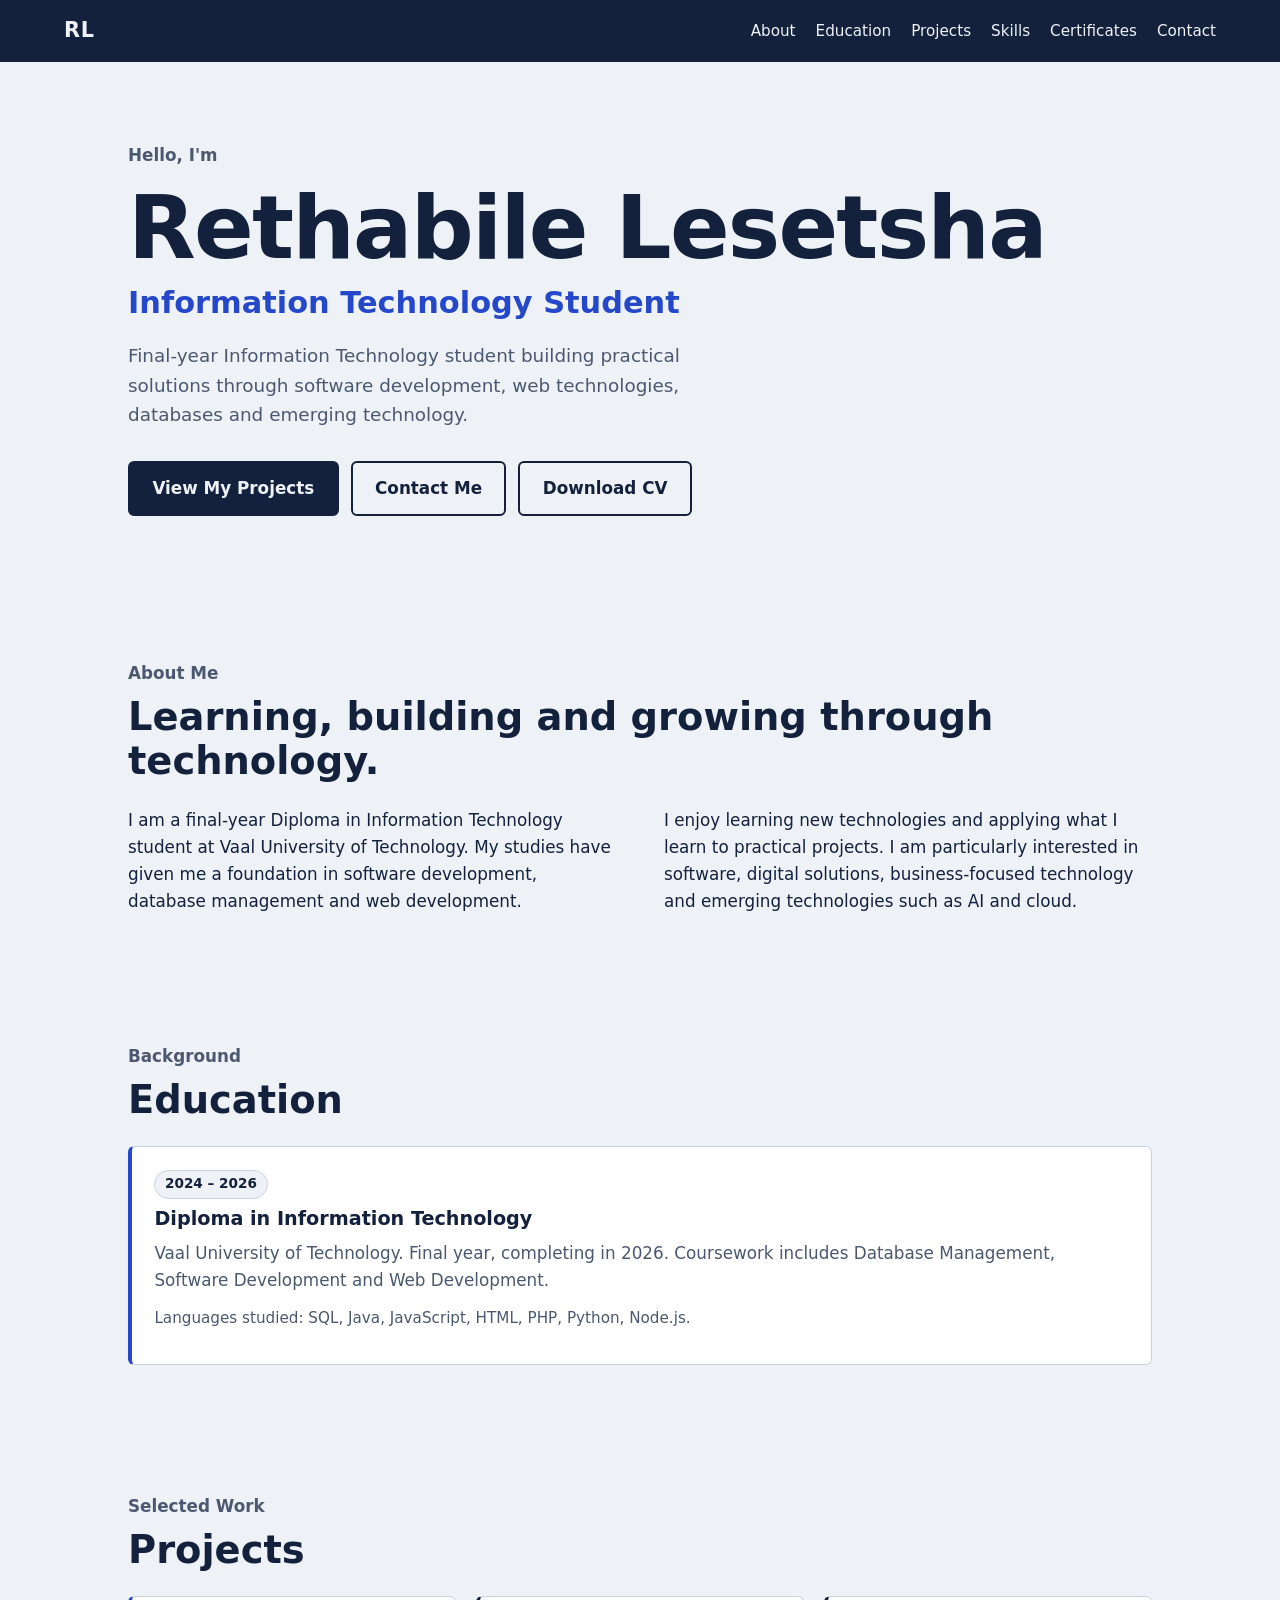
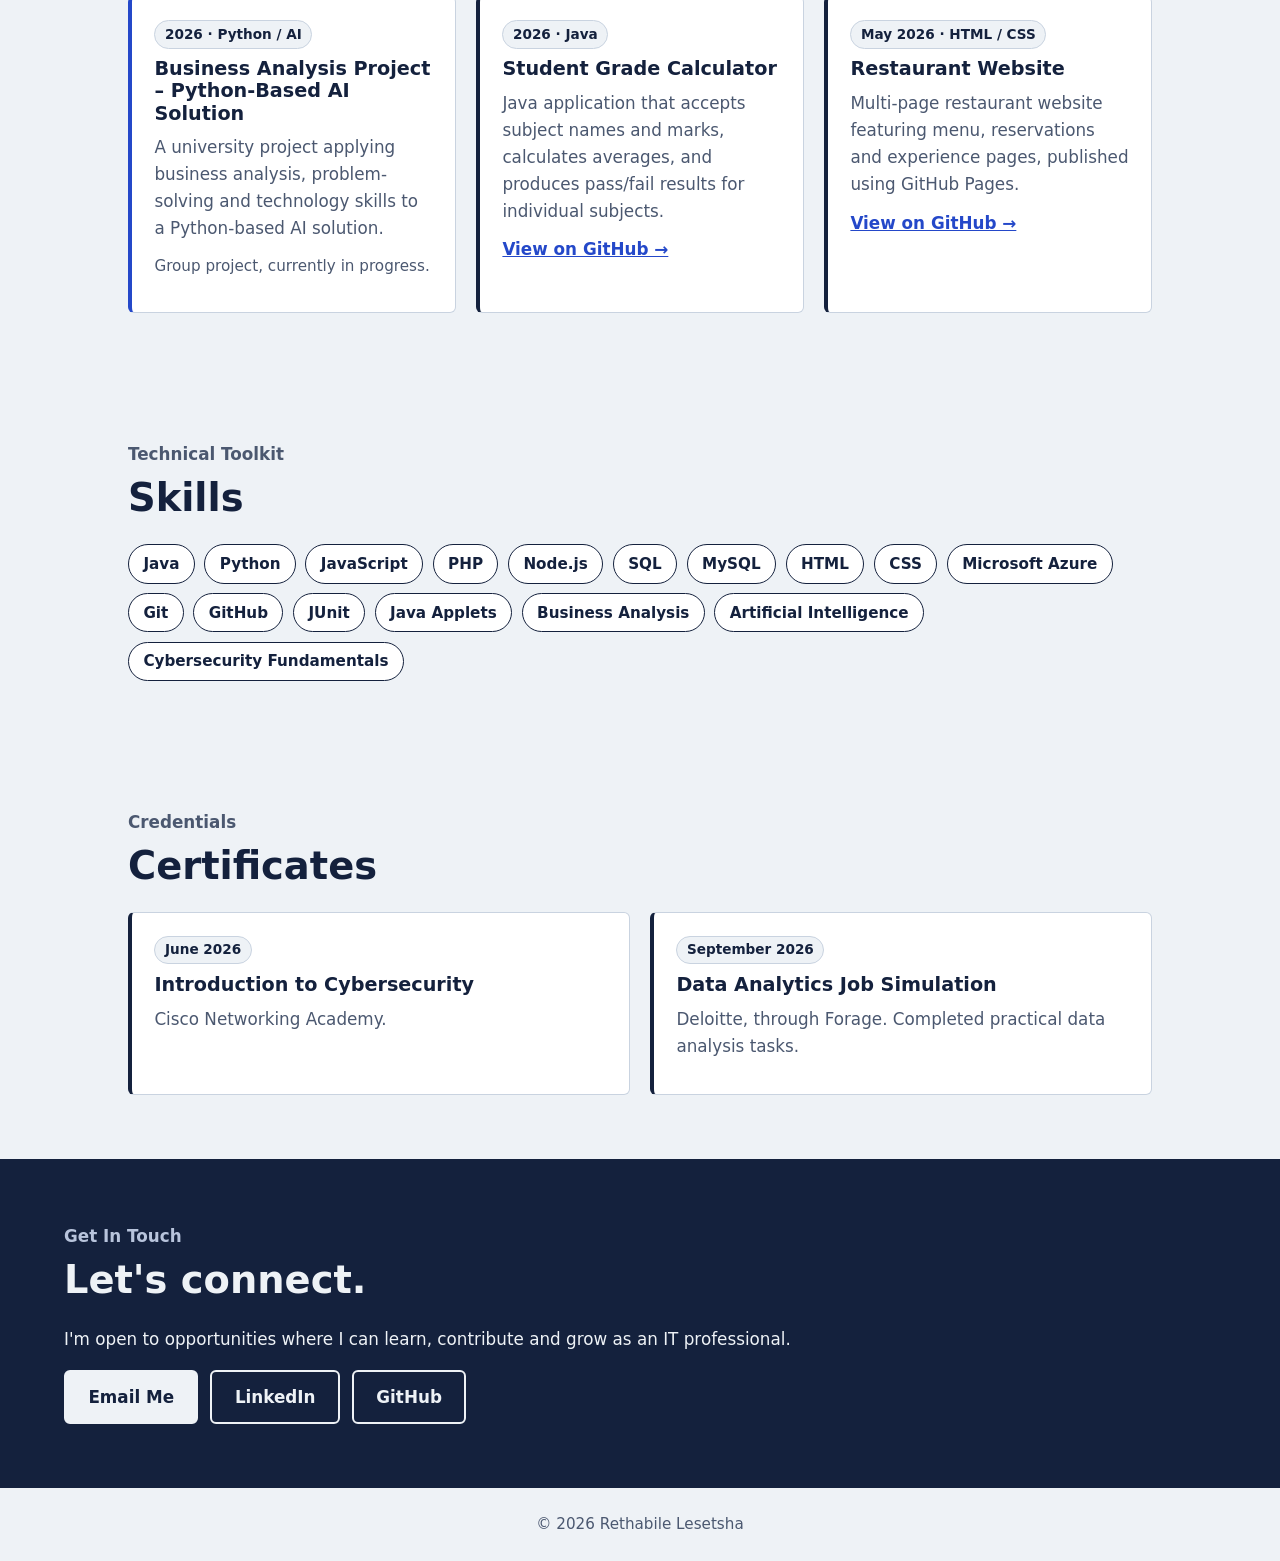
<file: index.html>
<!DOCTYPE html>
<html lang="en">
<head>
  <meta charset="UTF-8">
  <meta name="viewport" content="width=device-width, initial-scale=1.0">
  <meta name="description" content="Rethabile Lesetsha - Information Technology Student portfolio">
  <title>Rethabile Lesetsha | Information Technology Student</title>
  <link rel="stylesheet" href="style.css">
</head>
<body>
  <header class="nav">
    <a class="logo" href="#home">RL</a>
    <nav>
      <a href="#about">About</a>
      <a href="#education">Education</a>
      <a href="#projects">Projects</a>
      <a href="#skills">Skills</a>
      <a href="#certifications">Certificates</a>
      <a href="#contact">Contact</a>
    </nav>
  </header>

  <main>
    <section id="home" class="hero">
      <p class="eyebrow">Hello, I'm</p>
      <h1>Rethabile Lesetsha</h1>
      <h2>Information Technology Student</h2>
      <p class="intro">
        Final-year Information Technology student building practical solutions
        through software development, web technologies, databases and emerging technology.
      </p>
      <div class="buttons">
        <a class="button primary" href="#projects">View My Projects</a>
        <a class="button secondary" href="mailto:rethabile.lesetsha@gmail.com">Contact Me</a>
        <a class="button secondary" href="Rethabile_Lesetsha_CV.pdf" download>Download CV</a>
      </div>
    </section>

    <section id="about" class="section">
      <p class="eyebrow">About Me</p>
      <h2>Learning, building and growing through technology.</h2>
      <div class="about-grid">
        <p>
          I am a final-year Diploma in Information Technology student at
          Vaal University of Technology. My studies have given me a foundation
          in software development, database management and web development.
        </p>
        <p>
          I enjoy learning new technologies and applying what I learn to practical
          projects. I am particularly interested in software, digital solutions,
          business-focused technology and emerging technologies such as AI and cloud.
        </p>
      </div>
    </section>

    <section id="education" class="section">
      <p class="eyebrow">Background</p>
      <h2>Education</h2>
      <div class="projects">
        <article class="card featured">
          <span class="tag">2024 – 2026</span>
          <h3>Diploma in Information Technology</h3>
          <p>
            Vaal University of Technology. Final year, completing in 2026.
            Coursework includes Database Management, Software Development and Web Development.
          </p>
          <p class="muted">Languages studied: SQL, Java, JavaScript, HTML, PHP, Python, Node.js.</p>
        </article>
      </div>
    </section>

    <section id="projects" class="section">
      <p class="eyebrow">Selected Work</p>
      <h2>Projects</h2>
      <div class="projects">
        <article class="card featured">
          <span class="tag">2026 · Python / AI</span>
          <h3>Business Analysis Project – Python-Based AI Solution</h3>
          <p>
            A university project applying business analysis, problem-solving and
            technology skills to a Python-based AI solution.
          </p>
          <p class="muted">Group project, currently in progress.</p>
        </article>

        <article class="card">
          <span class="tag">2026 · Java</span>
          <h3>Student Grade Calculator</h3>
          <p>
            Java application that accepts subject names and marks, calculates averages,
            and produces pass/fail results for individual subjects.
          </p>
          <a href="https://github.com/Rethabilehh/grade-calculator" target="_blank" rel="noopener">View on GitHub →</a>
        </article>

        <article class="card">
          <span class="tag">May 2026 · HTML / CSS</span>
          <h3>Restaurant Website</h3>
          <p>
            Multi-page restaurant website featuring menu, reservations and experience
            pages, published using GitHub Pages.
          </p>
          <a href="https://github.com/Rethabilehh/Restaurant-Website-" target="_blank" rel="noopener">View on GitHub →</a>
        </article>
      </div>
    </section>

    <section id="skills" class="section">
      <p class="eyebrow">Technical Toolkit</p>
      <h2>Skills</h2>
      <div class="skills">
        <span>Java</span><span>Python</span><span>JavaScript</span><span>PHP</span>
        <span>Node.js</span><span>SQL</span><span>MySQL</span><span>HTML</span>
        <span>CSS</span><span>Microsoft Azure</span><span>Git</span><span>GitHub</span><span>JUnit</span><span>Java Applets</span>
        <span>Business Analysis</span><span>Artificial Intelligence</span>
        <span>Cybersecurity Fundamentals</span>
      </div>
    </section>

    <section id="certifications" class="section">
      <p class="eyebrow">Credentials</p>
      <h2>Certificates</h2>
      <div class="projects">
        <article class="card">
          <span class="tag">June 2026</span>
          <h3>Introduction to Cybersecurity</h3>
          <p>Cisco Networking Academy.</p>
        </article>

        <article class="card">
          <span class="tag">September 2026</span>
          <h3>Data Analytics Job Simulation</h3>
          <p>Deloitte, through Forage. Completed practical data analysis tasks.</p>
        </article>
      </div>
    </section>

    <section id="contact" class="section contact">
      <p class="eyebrow">Get In Touch</p>
      <h2>Let's connect.</h2>
      <p>I'm open to opportunities where I can learn, contribute and grow as an IT professional.</p>
      <div class="buttons">
        <a class="button primary" href="mailto:rethabile.lesetsha@gmail.com">Email Me</a>
        <a class="button secondary" href="https://www.linkedin.com/in/rethabile-lesetsha-09347b275" target="_blank" rel="noopener">LinkedIn</a>
        <a class="button secondary" href="https://github.com/Rethabilehh" target="_blank" rel="noopener">GitHub</a>
      </div>
    </section>
  </main>

  <footer>
    <p>© 2026 Rethabile Lesetsha</p>
  </footer>
</body>
</html>
</file>
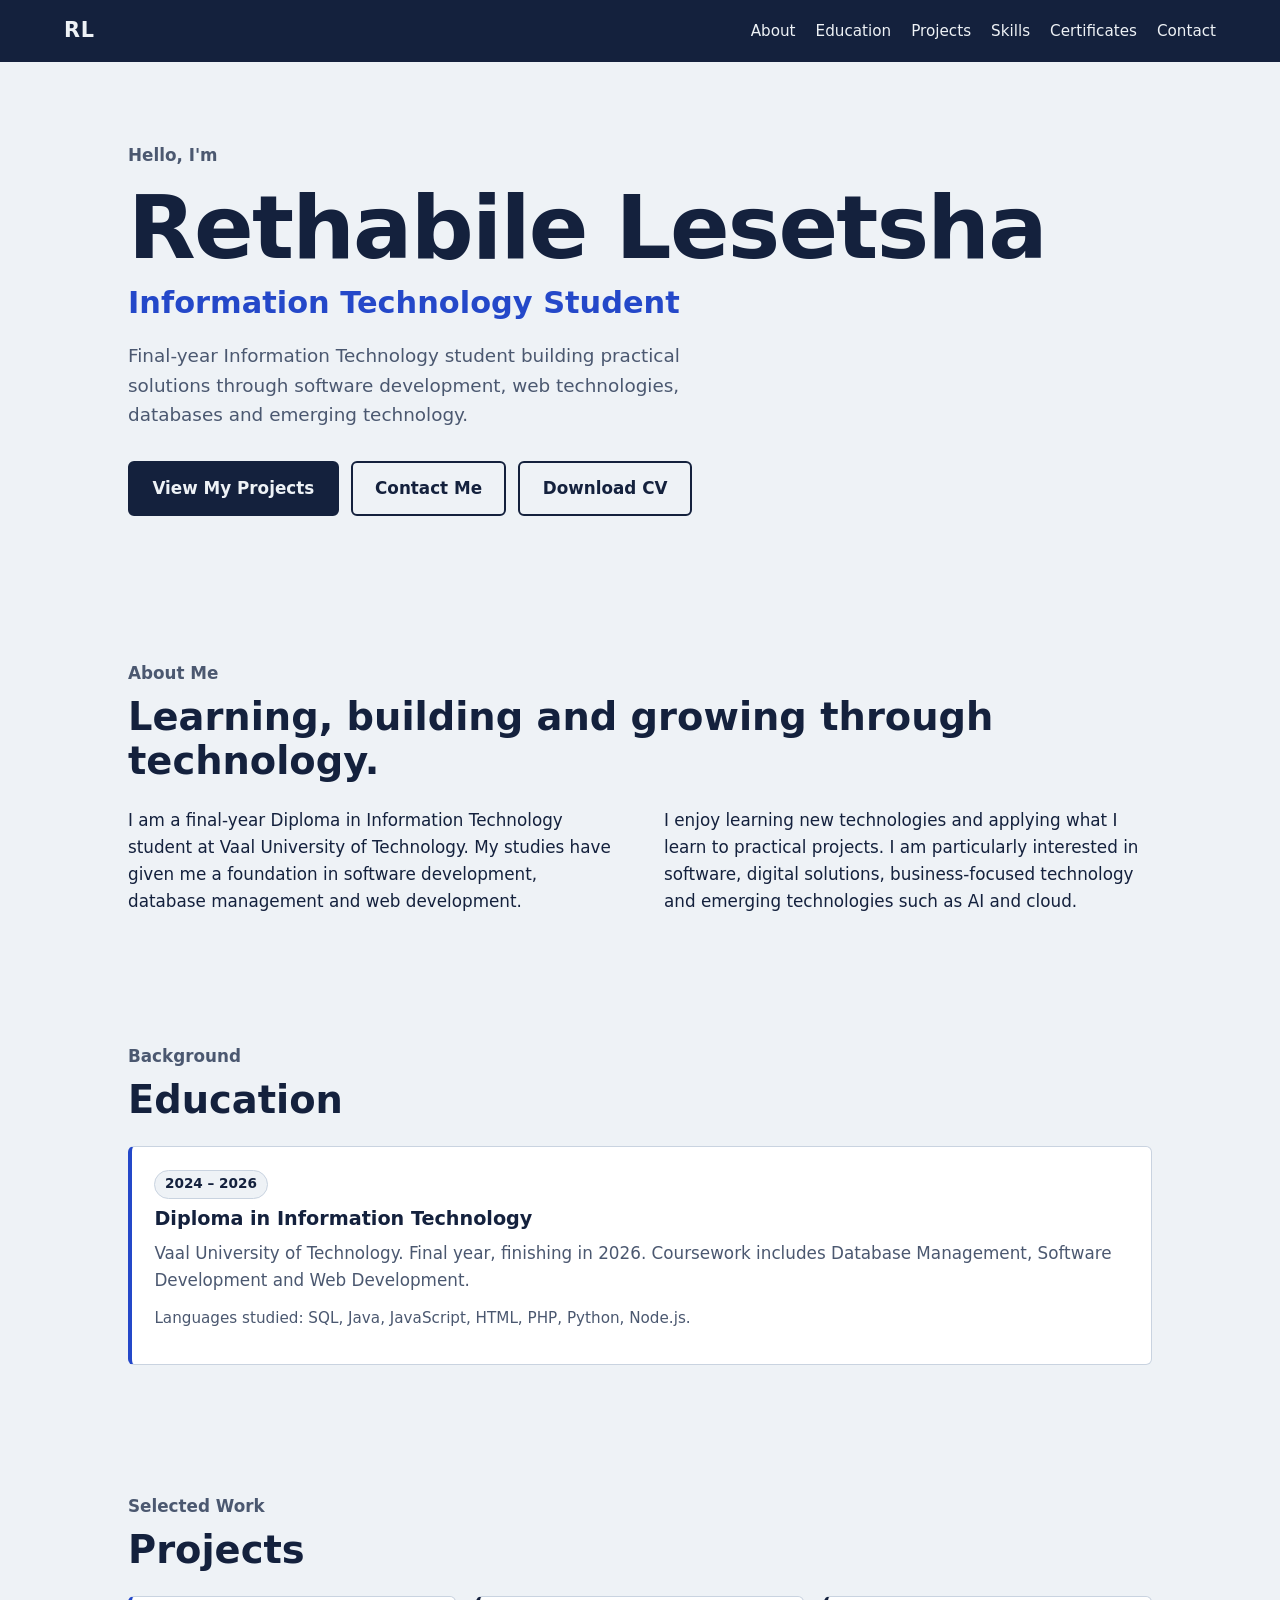
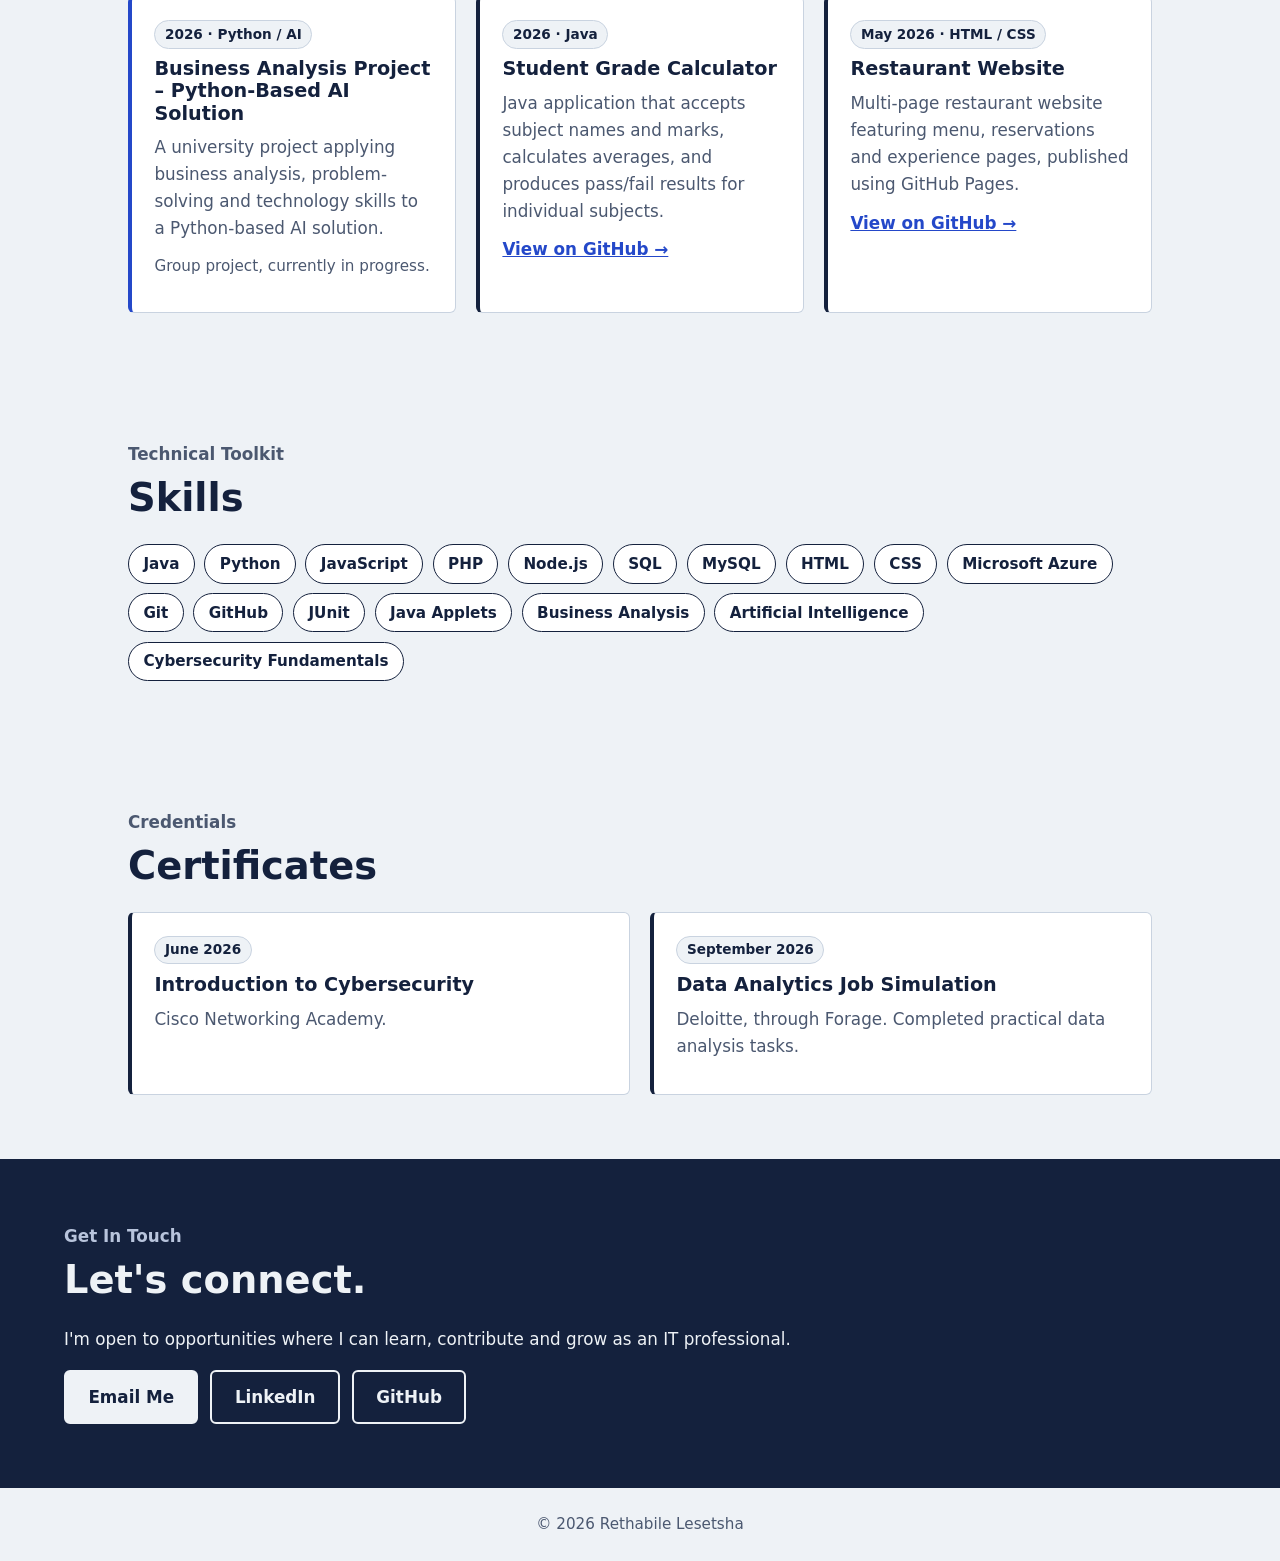
<file: index (2).html>
<!DOCTYPE html>
<html lang="en">
<head>
  <meta charset="UTF-8">
  <meta name="viewport" content="width=device-width, initial-scale=1.0">
  <meta name="description" content="Rethabile Lesetsha - Information Technology Student portfolio">
  <title>Rethabile Lesetsha | Information Technology Student</title>
  <link rel="stylesheet" href="style.css">
</head>
<body>
  <header class="nav">
    <a class="logo" href="#home">RL</a>
    <nav>
      <a href="#about">About</a>
      <a href="#education">Education</a>
      <a href="#projects">Projects</a>
      <a href="#skills">Skills</a>
      <a href="#certifications">Certificates</a>
      <a href="#contact">Contact</a>
    </nav>
  </header>

  <main>
    <section id="home" class="hero">
      <p class="eyebrow">Hello, I'm</p>
      <h1>Rethabile Lesetsha</h1>
      <h2>Information Technology Student</h2>
      <p class="intro">
        Final-year Information Technology student building practical solutions
        through software development, web technologies, databases and emerging technology.
      </p>
      <div class="buttons">
        <a class="button primary" href="#projects">View My Projects</a>
        <a class="button secondary" href="mailto:rethabile.lesetsha@gmail.com">Contact Me</a>
        <a class="button secondary" href="Rethabile_Lesetsha_CV.pdf" download>Download CV</a>
      </div>
    </section>

    <section id="about" class="section">
      <p class="eyebrow">About Me</p>
      <h2>Learning, building and growing through technology.</h2>
      <div class="about-grid">
        <p>
          I am a final-year Diploma in Information Technology student at
          Vaal University of Technology. My studies have given me a foundation
          in software development, database management and web development.
        </p>
        <p>
          I enjoy learning new technologies and applying what I learn to practical
          projects. I am particularly interested in software, digital solutions,
          business-focused technology and emerging technologies such as AI and cloud.
        </p>
      </div>
    </section>

    <section id="education" class="section">
      <p class="eyebrow">Background</p>
      <h2>Education</h2>
      <div class="projects">
        <article class="card featured">
          <span class="tag">2024 – 2026</span>
          <h3>Diploma in Information Technology</h3>
          <p>
            Vaal University of Technology. Final year, finishing in 2026.
            Coursework includes Database Management, Software Development and Web Development.
          </p>
          <p class="muted">Languages studied: SQL, Java, JavaScript, HTML, PHP, Python, Node.js.</p>
        </article>
      </div>
    </section>

    <section id="projects" class="section">
      <p class="eyebrow">Selected Work</p>
      <h2>Projects</h2>
      <div class="projects">
        <article class="card featured">
          <span class="tag">2026 · Python / AI</span>
          <h3>Business Analysis Project – Python-Based AI Solution</h3>
          <p>
            A university project applying business analysis, problem-solving and
            technology skills to a Python-based AI solution.
          </p>
          <p class="muted">Group project, currently in progress.</p>
        </article>

        <article class="card">
          <span class="tag">2026 · Java</span>
          <h3>Student Grade Calculator</h3>
          <p>
            Java application that accepts subject names and marks, calculates averages,
            and produces pass/fail results for individual subjects.
          </p>
          <a href="https://github.com/Rethabilehh/grade-calculator" target="_blank" rel="noopener">View on GitHub →</a>
        </article>

        <article class="card">
          <span class="tag">May 2026 · HTML / CSS</span>
          <h3>Restaurant Website</h3>
          <p>
            Multi-page restaurant website featuring menu, reservations and experience
            pages, published using GitHub Pages.
          </p>
          <a href="https://github.com/Rethabilehh/Restaurant-Website-" target="_blank" rel="noopener">View on GitHub →</a>
        </article>
      </div>
    </section>

    <section id="skills" class="section">
      <p class="eyebrow">Technical Toolkit</p>
      <h2>Skills</h2>
      <div class="skills">
        <span>Java</span><span>Python</span><span>JavaScript</span><span>PHP</span>
        <span>Node.js</span><span>SQL</span><span>MySQL</span><span>HTML</span>
        <span>CSS</span><span>Microsoft Azure</span><span>Git</span><span>GitHub</span><span>JUnit</span><span>Java Applets</span>
        <span>Business Analysis</span><span>Artificial Intelligence</span>
        <span>Cybersecurity Fundamentals</span>
      </div>
    </section>

    <section id="certifications" class="section">
      <p class="eyebrow">Credentials</p>
      <h2>Certificates</h2>
      <div class="projects">
        <article class="card">
          <span class="tag">June 2026</span>
          <h3>Introduction to Cybersecurity</h3>
          <p>Cisco Networking Academy.</p>
        </article>

        <article class="card">
          <span class="tag">September 2026</span>
          <h3>Data Analytics Job Simulation</h3>
          <p>Deloitte, through Forage. Completed practical data analysis tasks.</p>
        </article>
      </div>
    </section>

    <section id="contact" class="section contact">
      <p class="eyebrow">Get In Touch</p>
      <h2>Let's connect.</h2>
      <p>I'm open to opportunities where I can learn, contribute and grow as an IT professional.</p>
      <div class="buttons">
        <a class="button primary" href="mailto:rethabile.lesetsha@gmail.com">Email Me</a>
        <a class="button secondary" href="https://www.linkedin.com/in/rethabile-lesetsha-09347b275" target="_blank" rel="noopener">LinkedIn</a>
        <a class="button secondary" href="https://github.com/Rethabilehh" target="_blank" rel="noopener">GitHub</a>
      </div>
    </section>
  </main>

  <footer>
    <p>© 2026 Rethabile Lesetsha</p>
  </footer>
</body>
</html>
</file>
<file: style.css>
:root {
  --bg: #eef2f6;
  --ink: #14213d;
  --muted: #4b5870;
  --accent: #2448c9;
  --dark: #14213d;
  --light: #eef2f6;
  --line: #c9d3e0;
  --card: #ffffff;
}

* { box-sizing: border-box; }
html { scroll-behavior: smooth; scroll-padding-top: 5rem; }

body {
  margin: 0;
  background: var(--bg);
  color: var(--ink);
  font-family: "Segoe UI", system-ui, -apple-system, Arial, sans-serif;
  font-size: 1.05rem;
  line-height: 1.6;
}

h1, h2, h3 { line-height: 1.15; margin: 0; }
a { color: var(--accent); }
a:focus-visible { outline: 3px solid var(--accent); outline-offset: 3px; }

/* Top bar */
.nav {
  position: sticky;
  top: 0;
  z-index: 10;
  display: flex;
  justify-content: space-between;
  align-items: center;
  flex-wrap: wrap;
  gap: 0.5rem 1.5rem;
  padding: 0.9rem clamp(1.25rem, 5vw, 4rem);
  background: var(--dark);
}
.nav a { color: var(--light); text-decoration: none; }
.nav a:focus-visible { outline-color: #9db4ff; }
.logo { font-weight: 800; font-size: 1.3rem; letter-spacing: 0.04em; }
.nav nav { display: flex; flex-wrap: wrap; gap: 0.4rem 1.25rem; font-size: 0.95rem; }
.nav nav a:hover { text-decoration: underline; }

main > section {
  padding: 4rem clamp(1.25rem, 5vw, 4rem);
  max-width: 72rem;
  margin: 0 auto;
}

/* Hero */
.hero { padding-top: 5rem; padding-bottom: 5rem; }
.hero h1 { font-size: clamp(2.8rem, 8vw, 5.5rem); font-weight: 800; letter-spacing: -0.02em; }
.hero h2 { font-size: clamp(1.3rem, 3vw, 1.9rem); font-weight: 600; color: var(--accent); margin: 0.5rem 0 1.25rem; }
.intro { max-width: 40rem; font-size: 1.15rem; color: var(--muted); margin: 0 0 2rem; }
.eyebrow { margin: 0 0 0.5rem; font-weight: 600; color: var(--muted); }

/* Buttons */
.buttons { display: flex; flex-wrap: wrap; gap: 0.75rem; }
.button {
  display: inline-block;
  padding: 0.75rem 1.4rem;
  border-radius: 6px;
  font-weight: 600;
  text-decoration: none;
  border: 2px solid var(--ink);
}
.button.primary { background: var(--ink); color: var(--light); }
.button.secondary { background: transparent; color: var(--ink); }
.button:hover { background: var(--accent); border-color: var(--accent); color: #fff; }
.button:focus-visible { outline: 3px solid var(--accent); outline-offset: 3px; }

/* Sections */
.section h2 {
  font-size: clamp(1.7rem, 4vw, 2.4rem);
  font-weight: 800;
  margin-bottom: 1.5rem;
}
.about-grid { display: grid; grid-template-columns: 1fr 1fr; gap: 1.5rem 3rem; }
.about-grid p { margin: 0; max-width: 60ch; }

/* Cards */
.projects { display: grid; grid-template-columns: repeat(auto-fit, minmax(260px, 1fr)); gap: 1.25rem; }
.card {
  background: var(--card);
  border: 1px solid var(--line);
  border-left: 4px solid var(--ink);
  border-radius: 6px;
  padding: 1.4rem;
}
.card.featured { border-left-color: var(--accent); }
.card h3 { font-size: 1.2rem; margin: 0.6rem 0; }
.card p { margin: 0 0 0.75rem; color: var(--muted); }
.card .muted { font-size: 0.95rem; }
.card a { font-weight: 600; }
.tag {
  display: inline-block;
  font-size: 0.85rem;
  font-weight: 600;
  padding: 0.15rem 0.6rem;
  border-radius: 999px;
  background: var(--bg);
  border: 1px solid var(--line);
  color: var(--ink);
}

/* Skills */
.skills { display: flex; flex-wrap: wrap; gap: 0.6rem; }
.skills span {
  padding: 0.4rem 0.9rem;
  border: 1px solid var(--ink);
  border-radius: 999px;
  background: var(--card);
  font-weight: 600;
  font-size: 0.95rem;
}

/* Contact */
.contact { max-width: none; background: var(--dark); color: var(--light); }
main > section.contact { max-width: none; }
.contact > * { max-width: 72rem; margin-left: auto; margin-right: auto; }
.contact .eyebrow { color: #b8c4dc; }
.contact p { max-width: 72rem; }
.contact .button.primary { background: var(--light); color: var(--ink); border-color: var(--light); }
.contact .button.secondary { color: var(--light); border-color: var(--light); }
.contact .button:hover { background: #9db4ff; border-color: #9db4ff; color: var(--ink); }
.contact a:focus-visible { outline-color: #9db4ff; }

footer { padding: 1.5rem; text-align: center; color: var(--muted); font-size: 0.95rem; }
footer p { margin: 0; }

@media (max-width: 760px) {
  .about-grid { grid-template-columns: 1fr; }
  main > section { padding-top: 3rem; padding-bottom: 3rem; }
}
</file>
